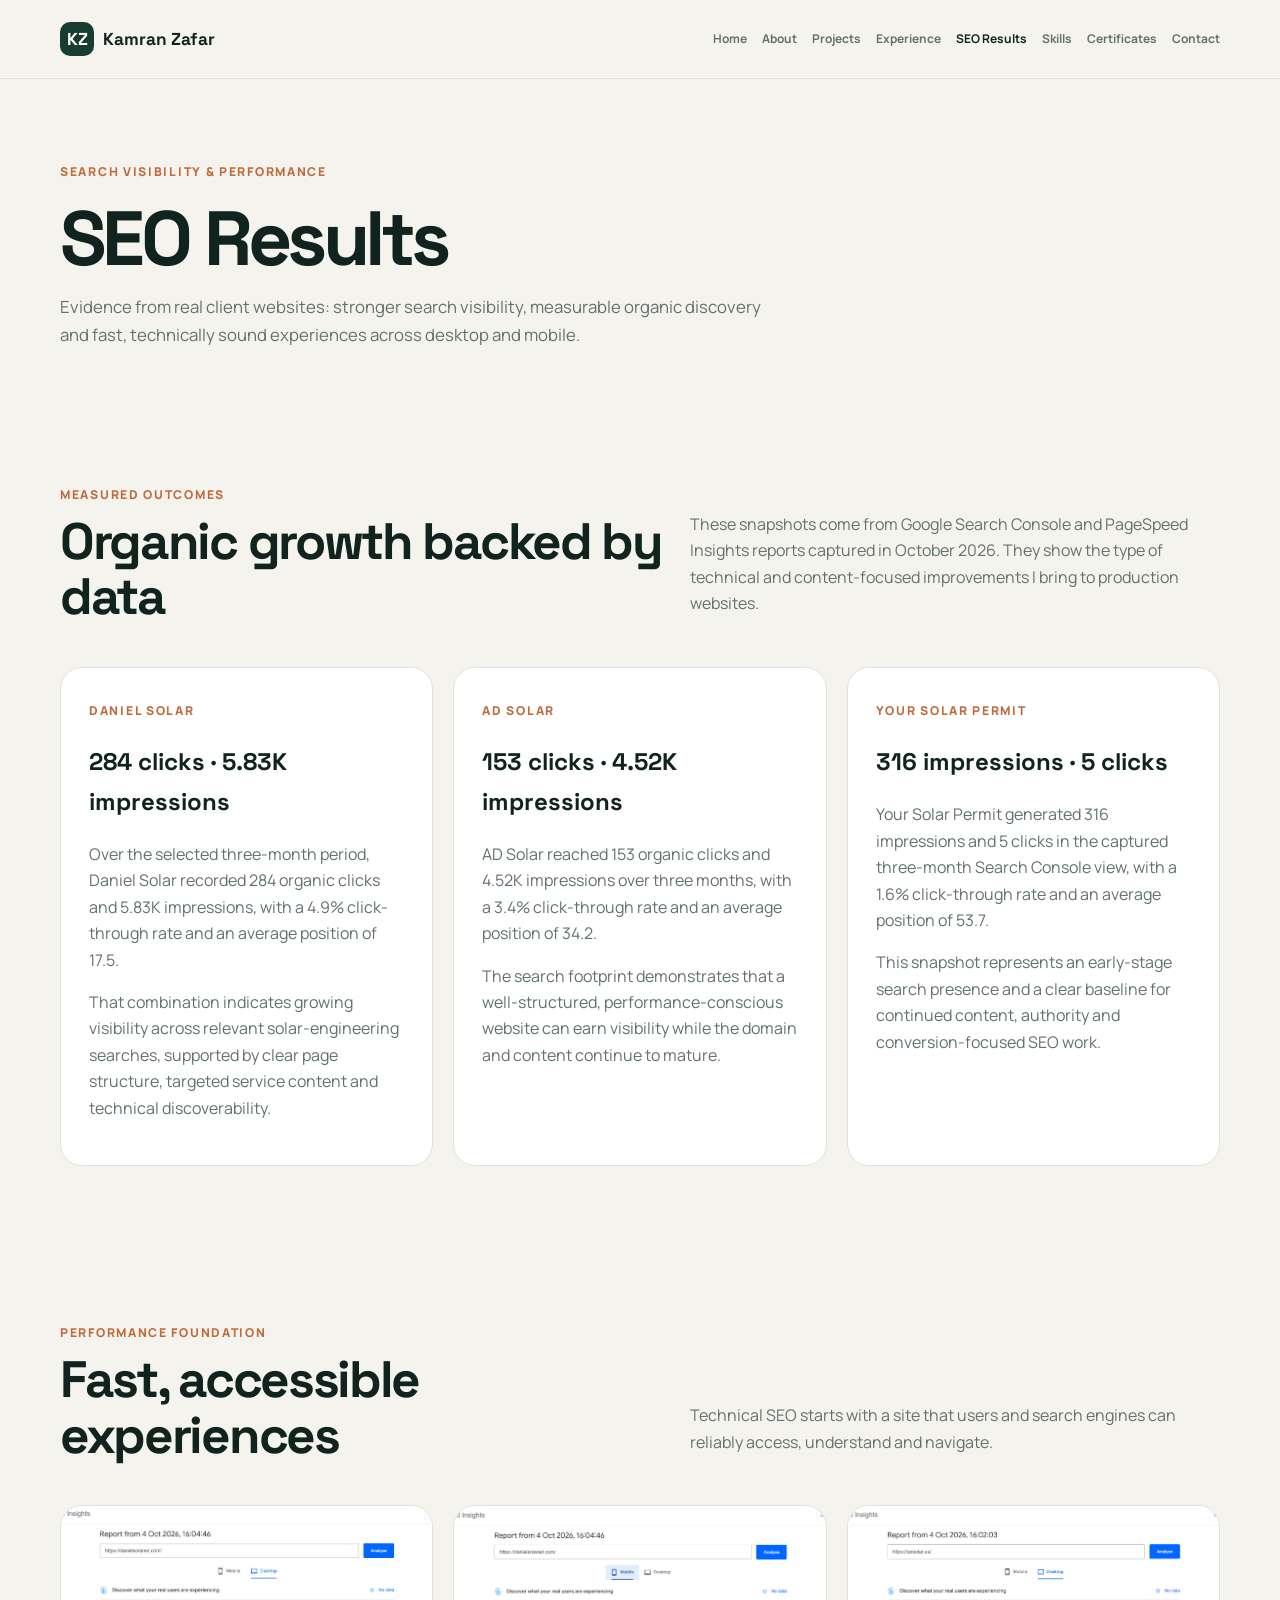
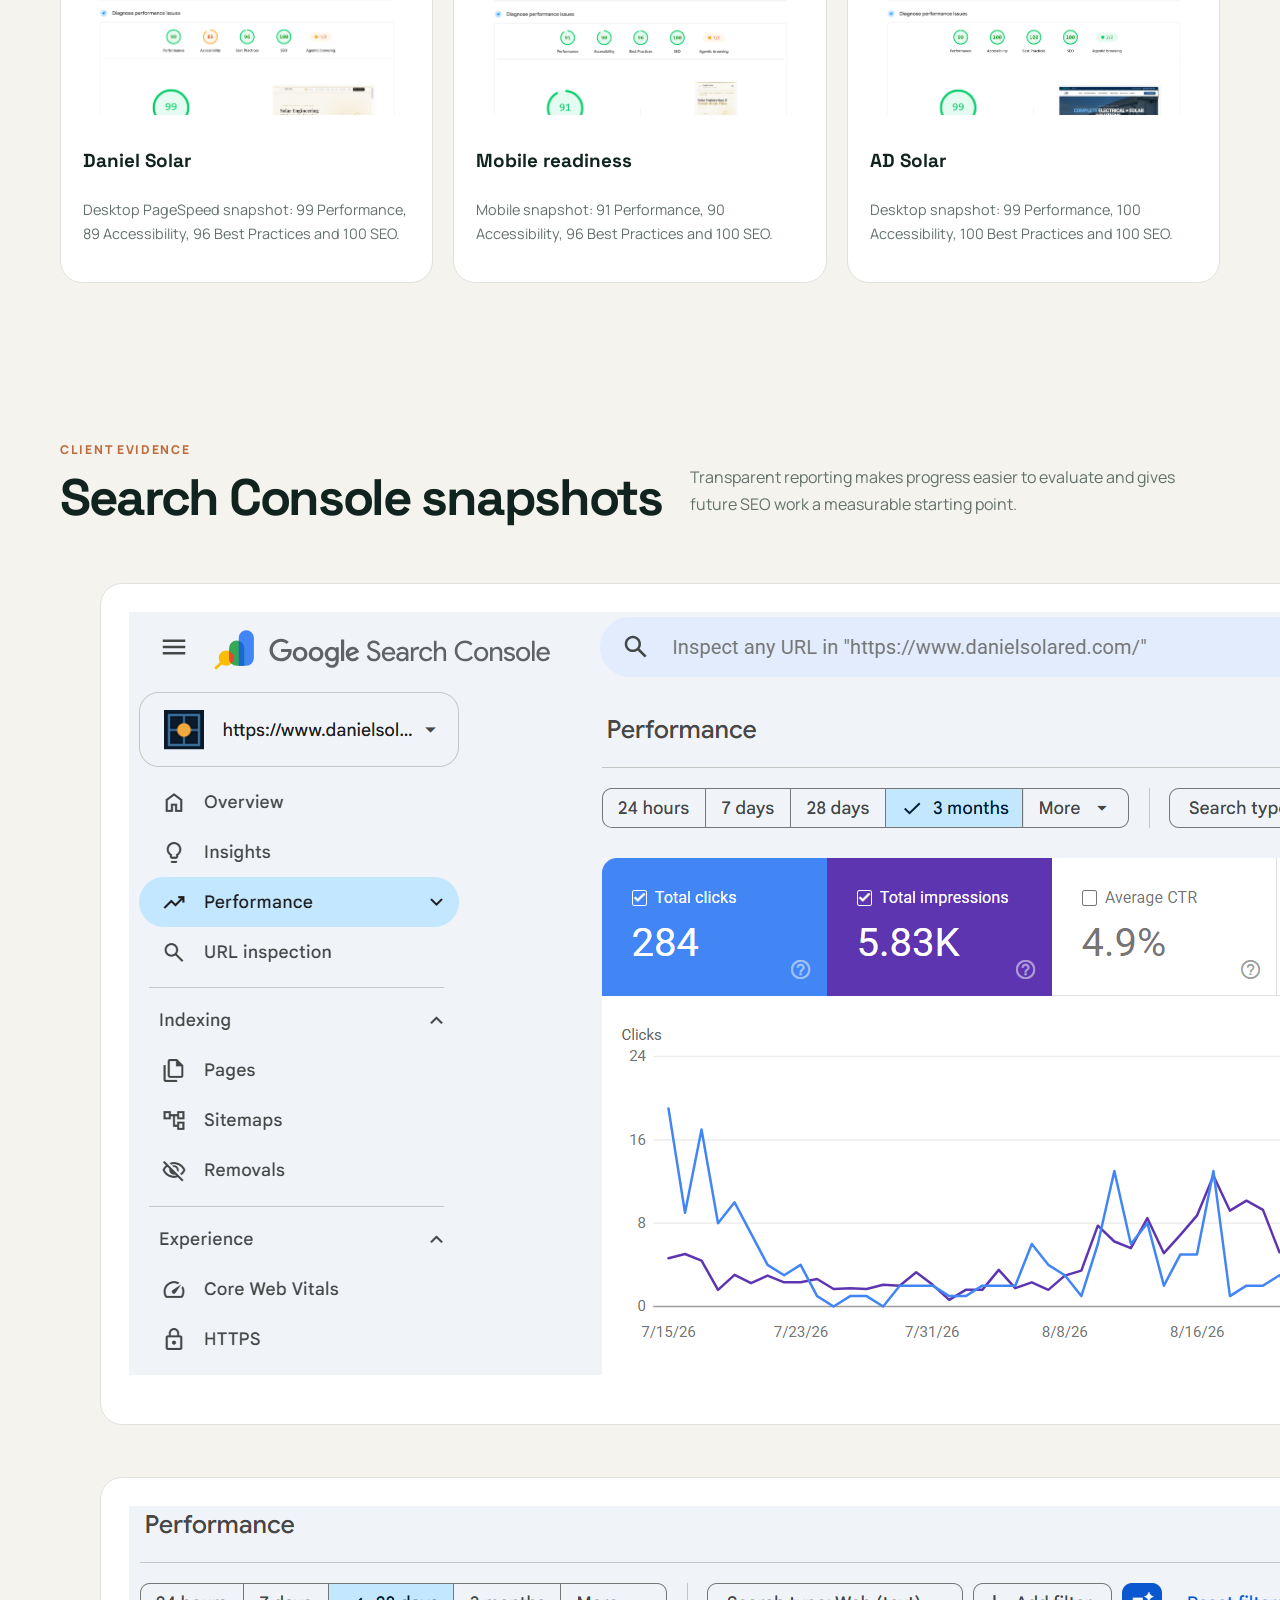
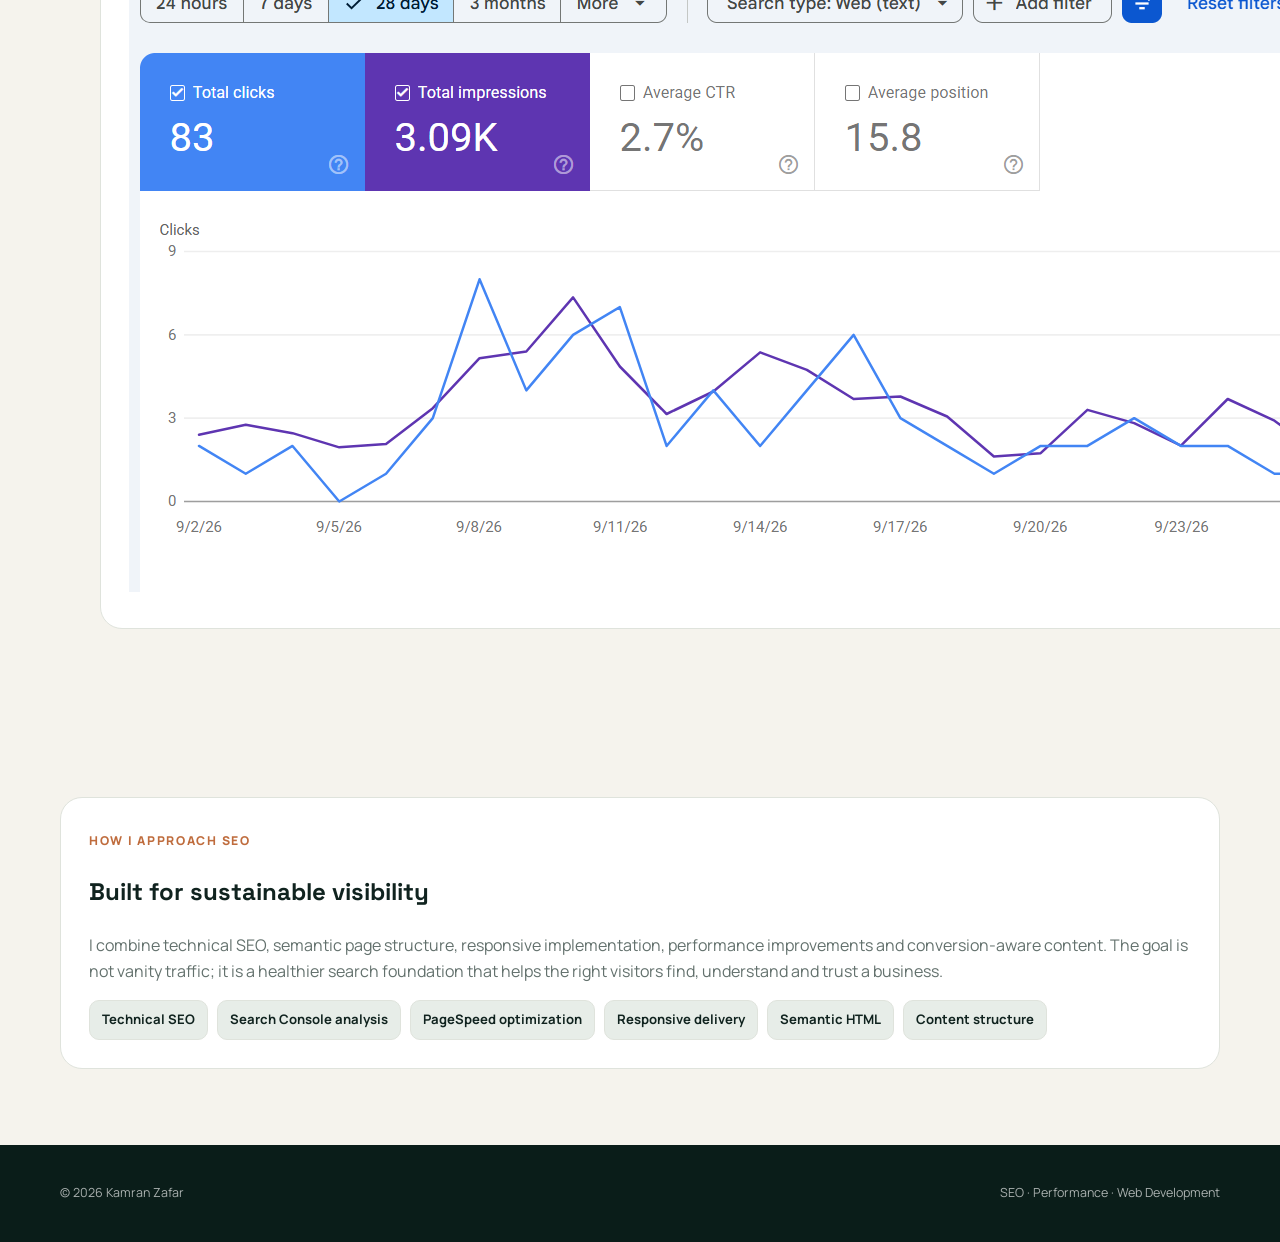
<file: seo-proof/index.html>
<!doctype html><html lang="en"><head><meta charset="utf-8"><meta name="viewport" content="width=device-width,initial-scale=1"><meta name="description" content="SEO and website performance results from real client projects by Kamran Zafar."><title>SEO Results | Kamran Zafar</title><link rel="stylesheet" href="../assets/site.css"></head><body><a class="skip" href="#main">Skip to content</a><nav class="nav" aria-label="Primary"><div class="container nav-row"><a class="brand" href="../"><span class="brand-mark">KZ</span>Kamran Zafar</a><div class="nav-links" style="display:flex"><a href="../">Home</a><a href="../about/">About</a><a href="../projects/">Projects</a><a href="../experience/">Experience</a><a href="./" aria-current="page">SEO Results</a><a href="../skills/">Skills</a><a href="../certificates/">Certificates</a><a href="../contact/">Contact</a></div></div></nav><main id="main"><section class="page-head container"><span class="eyebrow">Search visibility & performance</span><h1>SEO Results</h1><p>Evidence from real client websites: stronger search visibility, measurable organic discovery and fast, technically sound experiences across desktop and mobile.</p></section><section class="section container"><div class="section-head"><div><span class="eyebrow">Measured outcomes</span><h2>Organic growth backed by data</h2></div><p>These snapshots come from Google Search Console and PageSpeed Insights reports captured in October 2026. They show the type of technical and content-focused improvements I bring to production websites.</p></div><div class="grid"><article class="card"><span class="eyebrow">Daniel Solar</span><h2>284 clicks · 5.83K impressions</h2><p>Over the selected three-month period, Daniel Solar recorded 284 organic clicks and 5.83K impressions, with a 4.9% click-through rate and an average position of 17.5.</p><p>That combination indicates growing visibility across relevant solar-engineering searches, supported by clear page structure, targeted service content and technical discoverability.</p></article><article class="card"><span class="eyebrow">AD Solar</span><h2>153 clicks · 4.52K impressions</h2><p>AD Solar reached 153 organic clicks and 4.52K impressions over three months, with a 3.4% click-through rate and an average position of 34.2.</p><p>The search footprint demonstrates that a well-structured, performance-conscious website can earn visibility while the domain and content continue to mature.</p></article><article class="card"><span class="eyebrow">Your Solar Permit</span><h2>316 impressions · 5 clicks</h2><p>Your Solar Permit generated 316 impressions and 5 clicks in the captured three-month Search Console view, with a 1.6% click-through rate and an average position of 53.7.</p><p>This snapshot represents an early-stage search presence and a clear baseline for continued content, authority and conversion-focused SEO work.</p></article></div></section><section class="section container"><div class="section-head"><div><span class="eyebrow">Performance foundation</span><h2>Fast, accessible experiences</h2></div><p>Technical SEO starts with a site that users and search engines can reliably access, understand and navigate.</p></div><div class="grid"><article class="project"><div class="project-media"><img src="../assets/seo-proof/daniel-solar-pagespeed-desktop.png" alt="Daniel Solar desktop PageSpeed report"></div><div class="project-body"><h3>Daniel Solar</h3><p>Desktop PageSpeed snapshot: 99 Performance, 89 Accessibility, 96 Best Practices and 100 SEO.</p></div></article><article class="project"><div class="project-media"><img src="../assets/seo-proof/daniel-solar-pagespeed-mobile.png" alt="Daniel Solar mobile PageSpeed report"></div><div class="project-body"><h3>Mobile readiness</h3><p>Mobile snapshot: 91 Performance, 90 Accessibility, 96 Best Practices and 100 SEO.</p></div></article><article class="project"><div class="project-media"><img src="../assets/seo-proof/ad-solar-pagespeed-desktop.png" alt="AD Solar desktop PageSpeed report"></div><div class="project-body"><h3>AD Solar</h3><p>Desktop snapshot: 99 Performance, 100 Accessibility, 100 Best Practices and 100 SEO.</p></div></article></div></section><section class="section container"><div class="section-head"><div><span class="eyebrow">Client evidence</span><h2>Search Console snapshots</h2></div><p>Transparent reporting makes progress easier to evaluate and gives future SEO work a measurable starting point.</p></div><div class="grid"><figure class="card"><img src="../assets/seo-proof/daniel-solar-search-console.png" alt="Daniel Solar Google Search Console performance"></figure><figure class="card"><img src="../assets/seo-proof/ad-solar-search-console.png" alt="AD Solar Google Search Console performance"></figure><figure class="card"><img src="../assets/seo-proof/your-solar-permit-search-console.png" alt="Your Solar Permit Google Search Console performance"></figure><figure class="card"><img src="../assets/seo-proof/seo-overview-28-days.png" alt="Search Console overview for the previous 28 days"></figure></div></section><section class="section container"><article class="card"><span class="eyebrow">How I approach SEO</span><h2>Built for sustainable visibility</h2><p>I combine technical SEO, semantic page structure, responsive implementation, performance improvements and conversion-aware content. The goal is not vanity traffic; it is a healthier search foundation that helps the right visitors find, understand and trust a business.</p><div class="skill-list"><span class="skill">Technical SEO</span><span class="skill">Search Console analysis</span><span class="skill">PageSpeed optimization</span><span class="skill">Responsive delivery</span><span class="skill">Semantic HTML</span><span class="skill">Content structure</span></div></article></section></main><footer class="footer"><div class="container footer-row"><span>© 2026 Kamran Zafar</span><span>SEO · Performance · Web Development</span></div></footer></body></html>
</file>
<file: assets/site.css>
@import url('https://fonts.googleapis.com/css2?family=Manrope:wght@400;500;600;700;800&family=Noto+Nastaliq+Urdu:wght@400;600&family=Space+Grotesk:wght@500;600;700&display=swap');
:root{--ink:#10231f;--muted:#63716d;--paper:#f5f3ed;--card:#fff;--line:#dfe3dc;--accent:#bf6c3d;--green:#173c32;--soft:#e7ede8;--radius:22px;--shadow:0 18px 50px rgba(16,35,31,.08)}*{box-sizing:border-box}html{scroll-behavior:smooth}body{margin:0;background:var(--paper);color:var(--ink);font-family:Manrope,Arial,sans-serif;line-height:1.65}html[dir=rtl] body{font-family:'Noto Nastaliq Urdu',Manrope,sans-serif}.skip{position:fixed;top:-5rem;left:1rem;background:#fff;padding:.7rem 1rem;z-index:99}.skip:focus{top:1rem}a{color:inherit;text-decoration:none}button,input,textarea,select{font:inherit}.container{width:min(1160px,calc(100% - 40px));margin:auto}.nav{position:sticky;top:0;z-index:20;background:rgba(245,243,237,.92);backdrop-filter:blur(16px);border-bottom:1px solid rgba(16,35,31,.08)}.nav-row{height:78px;display:flex;align-items:center;gap:28px}.brand{font-weight:800;font-size:1.08rem;white-space:nowrap}.brand-mark{display:inline-grid;place-items:center;width:34px;height:34px;background:var(--green);color:#fff;border-radius:10px;margin-inline-end:9px}.nav-links{display:flex;gap:20px;align-items:center;margin-inline-start:auto}.nav-links a{color:var(--muted);font-size:.82rem;font-weight:700}.nav-links a:hover,.nav-links a[aria-current=page]{color:var(--ink)}.language{border:1px solid var(--line);background:#fff;border-radius:999px;padding:8px 12px}.menu{display:none;border:0;background:transparent;font-size:1.5rem}.hero{padding:92px 0 70px}.hero-grid{display:grid;grid-template-columns:1.2fr .8fr;gap:70px;align-items:center}.eyebrow{color:var(--accent);text-transform:uppercase;letter-spacing:.14em;font-size:.76rem;font-weight:800}.hero h1,.page-head h1{font-size:clamp(2.8rem,7vw,6rem);line-height:.98;letter-spacing:-.06em;margin:18px 0 25px}.hero p{font-size:1.12rem;color:var(--muted);max-width:680px}.actions{display:flex;gap:12px;flex-wrap:wrap;margin-top:32px}.button{display:inline-flex;align-items:center;justify-content:center;gap:8px;border:1px solid var(--green);border-radius:999px;padding:12px 20px;font-weight:800;font-size:.88rem;background:var(--green);color:#fff;cursor:pointer}.button.secondary{background:transparent;color:var(--green)}.portrait{position:relative;aspect-ratio:1/1.08;border-radius:32px;overflow:hidden;background:var(--soft);box-shadow:var(--shadow)}.portrait img{width:100%;height:100%;object-fit:cover}.portrait-note{position:absolute;inset:auto 18px 18px;background:rgba(255,255,255,.9);padding:14px 16px;border-radius:14px;font-size:.78rem;font-weight:700}.strip{display:grid;grid-template-columns:repeat(3,1fr);border-block:1px solid var(--line)}.stat{padding:24px 10px}.stat+ .stat{border-inline-start:1px solid var(--line)}.stat strong{display:block;font-size:1.6rem}.stat span{color:var(--muted);font-size:.8rem}.section{padding:76px 0}.section.alt{background:#ecefe9}.section-head{display:flex;align-items:end;justify-content:space-between;gap:25px;margin-bottom:34px}.section-head h2{font-size:clamp(2rem,4vw,3.4rem);line-height:1.08;letter-spacing:-.045em;margin:8px 0}.section-head p{color:var(--muted);max-width:530px}.grid{display:grid;grid-template-columns:repeat(3,1fr);gap:20px}.project{background:var(--card);border:1px solid var(--line);border-radius:var(--radius);overflow:hidden;display:flex;flex-direction:column}.project-media{aspect-ratio:16/9;overflow:hidden;background:#ddd}.project-media img{width:100%;height:100%;object-fit:cover;transition:transform .35s}.project:hover img{transform:scale(1.025)}.project-body{padding:22px;display:flex;flex-direction:column;flex:1}.project h3{margin:8px 0;font-size:1.18rem}.project p{color:var(--muted);font-size:.9rem}.tags{display:flex;gap:7px;flex-wrap:wrap}.tag{font-size:.68rem;font-weight:800;background:var(--soft);border-radius:999px;padding:5px 9px}.project-link{margin-top:auto;padding-top:15px;color:var(--accent);font-weight:800;font-size:.82rem}.card{background:#fff;border:1px solid var(--line);border-radius:var(--radius);padding:28px}.card p,.card li{color:var(--muted)}.timeline{display:grid;gap:18px}.job{display:grid;grid-template-columns:220px 1fr;gap:36px}.job time{color:var(--accent);font-size:.8rem;font-weight:800}.job h2{font-size:1.25rem;margin:0 0 4px}.job h3{font-size:.9rem;color:var(--muted);margin:0}.job ul{padding-inline-start:20px}.skills-grid{display:grid;grid-template-columns:repeat(3,1fr);gap:20px}.skill-list{display:flex;flex-wrap:wrap;gap:9px}.skill{background:var(--soft);border:1px solid var(--line);padding:8px 12px;border-radius:10px;font-size:.82rem;font-weight:700}.page-head{padding:78px 0 38px}.page-head h1{font-size:clamp(2.7rem,6vw,5rem);margin-bottom:16px}.page-head p{color:var(--muted);max-width:720px;font-size:1.05rem}.about-grid,.contact-grid,.cv-grid{display:grid;grid-template-columns:1fr 1fr;gap:22px}.quote{font-size:1.6rem;line-height:1.4;letter-spacing:-.025em}.empty{text-align:center;padding:70px 25px;border:1px dashed #a9b2ac;border-radius:var(--radius);background:#fff}.form{display:grid;gap:15px}.field{display:grid;gap:7px}.field label{font-weight:800;font-size:.8rem}.field input,.field textarea{width:100%;border:1px solid var(--line);background:#fff;padding:13px 14px;border-radius:11px}.field textarea{min-height:150px;resize:vertical}.status{min-height:24px;font-size:.85rem}.contact-list{display:grid;gap:12px}.contact-item{display:block;padding:15px;border:1px solid var(--line);border-radius:12px;background:#fff}.cv-sheet{background:#fff;border:1px solid var(--line);border-radius:var(--radius);padding:clamp(24px,5vw,60px)}.cv-sheet h2{margin-top:35px;border-bottom:1px solid var(--line);padding-bottom:10px}.footer{padding:38px 0;border-top:1px solid var(--line);margin-top:70px;color:var(--muted);font-size:.78rem}.footer-row{display:flex;justify-content:space-between;gap:20px}.modal{border:0;border-radius:18px;padding:0;max-width:min(1000px,92vw);background:#111}.modal::backdrop{background:rgba(0,0,0,.8)}.modal img{max-width:100%;max-height:86vh;display:block}.modal button{position:absolute;top:10px;right:10px;border:0;border-radius:50%;width:38px;height:38px}.cert-button{border:0;padding:0;background:none;cursor:zoom-in;text-align:start}.cert-button img{width:100%;border-radius:14px}.honeypot{display:none!important}
@media(max-width:900px){.menu{display:block;margin-inline-start:auto}.nav-links{display:none;position:absolute;top:77px;left:20px;right:20px;background:#fff;border:1px solid var(--line);border-radius:18px;padding:18px;box-shadow:var(--shadow);flex-direction:column;align-items:stretch}.nav-links.open{display:flex}.language{margin-inline-start:0}.hero-grid{grid-template-columns:1fr}.portrait{max-width:520px}.grid,.skills-grid{grid-template-columns:repeat(2,1fr)}.job{grid-template-columns:1fr;gap:8px}.about-grid,.contact-grid,.cv-grid{grid-template-columns:1fr}}
@media(max-width:600px){.container{width:min(100% - 28px,1160px)}.hero{padding-top:55px}.hero h1{font-size:3rem}.grid,.skills-grid,.strip{grid-template-columns:1fr}.stat+.stat{border-inline-start:0;border-top:1px solid var(--line)}.section{padding:55px 0}.section-head,.footer-row{align-items:start;flex-direction:column}.nav-row{height:68px}.nav-links{top:67px}.brand-mark{width:30px;height:30px}.project-body,.card{padding:20px}}
@media(prefers-reduced-motion:reduce){*{scroll-behavior:auto!important;transition:none!important}}
@media print{.nav,.footer,.actions,.skip{display:none!important}body{background:#fff}.container{width:100%}.cv-sheet{border:0;padding:0}.page-head{padding:0 0 20px}.section{padding:0}.job{break-inside:avoid}}
.section-head>*{min-width:0}.section-head p,.page-head p,.project p{overflow-wrap:anywhere}@media(max-width:900px){.menu{font-size:.78rem;font-weight:800;color:var(--ink)}}
.menu{font-size:0}.menu::after{content:'Menu';font-size:.78rem}
html[dir=rtl] body{line-height:2}html[dir=rtl] h1,html[dir=rtl] h2,html[dir=rtl] h3,html[dir=rtl] .quote{line-height:1.75;letter-spacing:0}html[dir=rtl] .page-head{padding-bottom:60px}html[dir=rtl] .job li{margin-bottom:6px}
.certificate{padding:0;overflow:hidden}.certificate .cert-button{display:block;width:100%;background:#eef0eb;aspect-ratio:16/11;overflow:hidden}.certificate .cert-button img{width:100%;height:100%;object-fit:contain;border-radius:0}.certificate .cert-button strong{position:absolute;width:1px;height:1px;overflow:hidden;clip:rect(0,0,0,0)}.certificate-details{padding:22px}.certificate-details h2{font-size:1.05rem;line-height:1.4;margin:8px 0}.certificate-details p{font-size:.82rem;color:var(--muted);margin:0}.certificate-links{display:flex;gap:14px;flex-wrap:wrap;margin-top:16px}.certificate-links a{color:var(--accent);font-size:.76rem;font-weight:800}.modal{overflow:visible}.modal img{object-fit:contain}

/* Editorial home page inspired by the supplied portfolio reference */
h1,h2,h3,.brand,.stat strong{font-family:'Space Grotesk',Manrope,sans-serif}.nav-links{gap:15px}.nav-links a{font-size:.75rem}.language-wrap{display:inline-flex;align-items:center;gap:7px;border:1px solid var(--line);background:#fff;border-radius:999px;padding-inline-start:10px;white-space:nowrap}.language-wrap .language{border:0;padding:8px 10px 8px 2px;max-width:108px}.language-flag{width:22px;height:15px;object-fit:cover;border-radius:2px;box-shadow:0 0 0 1px rgba(0,0,0,.12)}
.home-page .hero{width:100%;max-width:none;padding:90px max(24px,calc((100vw - 1160px)/2)) 80px;background:linear-gradient(105deg,rgba(6,20,18,.98),rgba(12,39,33,.9)),url('../uploads/banner-01.jpg') center/cover;color:#fff}.home-page .hero-grid{grid-template-columns:1.25fr .75fr}.home-page .hero h1{font-size:clamp(3.3rem,7vw,6.8rem);max-width:850px;color:#fff;letter-spacing:-.07em}.home-page .hero p{color:rgba(255,255,255,.72);font-size:1.15rem}.home-page .hero .eyebrow{color:#e8a06d}.home-page .hero .button{background:#fff;color:var(--ink);border-color:#fff}.home-page .hero .button.secondary{background:transparent;color:#fff;border-color:rgba(255,255,255,.55)}.home-page .portrait{max-width:390px;justify-self:end;aspect-ratio:4/5;border:1px solid rgba(255,255,255,.18);box-shadow:0 25px 80px rgba(0,0,0,.35)}.home-page .portrait-note{background:rgba(8,27,23,.85);color:#fff;backdrop-filter:blur(10px)}.home-page .strip{margin-top:0;background:#fff;border:0;box-shadow:0 18px 60px rgba(16,35,31,.08);position:relative;z-index:3}.home-page .stat{padding:34px 28px}.home-page .stat strong{font-size:2.5rem;line-height:1}.home-page .stat span{text-transform:uppercase;letter-spacing:.12em;font-weight:800}.home-page .projects-section{}.home-page main>.section .grid{gap:16px}.home-page .project{border-radius:14px}.home-page .project-body{padding:18px}.home-page .project h3{font-size:1.02rem}.home-page .project p{font-size:.8rem}
.brand-proof{background:#fff;border-block:1px solid var(--line)}.brand-proof-inner{min-height:140px;display:flex;align-items:center;justify-content:center;gap:32px}.brand-proof-inner>span:first-child{text-transform:uppercase;font-size:.7rem;letter-spacing:.16em;font-weight:800;color:var(--muted)}.brand-proof img{max-width:170px;max-height:58px;object-fit:contain}.brand-proof img[alt=Coursera]{width:145px}.brand-x{color:#a4aca7;font-size:1.4rem}
.experience-showcase{background:#e9ece7}.home-timeline{position:relative;display:grid;gap:20px;margin:40px 0}.home-timeline::before{content:'';position:absolute;top:0;bottom:0;left:50%;width:2px;background:#b8c0ba;transform:translateX(-50%)}.home-timeline .job{width:calc(50% - 35px);display:block;position:relative;padding:24px;border-radius:14px}.home-timeline .job:nth-child(even){margin-inline-start:auto}.home-timeline .job::after{content:'';position:absolute;top:30px;width:13px;height:13px;background:var(--accent);border:4px solid #e9ece7;border-radius:50%}.home-timeline .job:nth-child(odd)::after{right:-43px}.home-timeline .job:nth-child(even)::after{left:-43px}.home-timeline .job time{display:block;margin-bottom:10px}.home-timeline .job h2{font-size:1.08rem}.home-timeline .job ul{font-size:.8rem;margin-bottom:0}
.home-contact{background:var(--green);color:#fff}.home-contact .contact-grid{align-items:start}.contact-intro h2{font-size:clamp(3rem,7vw,6rem);line-height:1;margin:8px 0 24px;color:#fff}.contact-intro p{color:rgba(255,255,255,.7);max-width:480px}.contact-numbers{display:grid;gap:8px;margin-top:30px}.contact-numbers a{color:#fff;font-weight:700}.home-contact .form{padding:30px;background:#fff;color:var(--ink);border-radius:18px}.home-contact .field input,.home-contact .field textarea{background:#f5f3ed}.home-contact .status{color:var(--ink)}
.footer{margin-top:0;background:#0a1d19;color:rgba(255,255,255,.65);border:0}.footer-main{display:grid;grid-template-columns:1fr auto;gap:25px;align-items:center}.footer-brand{color:#fff}.footer-main p{margin:8px 0 0}.footer-main small{grid-column:1/-1;border-top:1px solid rgba(255,255,255,.12);padding-top:22px}.social-links{display:flex;gap:10px}.social-links a{display:grid;place-items:center;width:42px;height:42px;border:1px solid rgba(255,255,255,.25);border-radius:50%;color:#fff;font-family:'Space Grotesk',sans-serif;font-size:.72rem;font-weight:700}.social-links a:hover{background:#fff;color:var(--ink)}
@media(max-width:900px){.language-wrap{margin-inline-start:0}.home-page .hero-grid{grid-template-columns:1fr}.home-page .portrait{justify-self:start;width:min(100%,390px)}.home-timeline::before{left:10px}.home-timeline .job{width:calc(100% - 38px);margin-inline-start:38px!important}.home-timeline .job::after,.home-timeline .job:nth-child(odd)::after,.home-timeline .job:nth-child(even)::after{left:-40px;right:auto}.brand-proof-inner{flex-wrap:wrap;padding-block:30px}.footer-main{grid-template-columns:1fr}}
@media(max-width:600px){.home-page .hero{padding:60px 20px}.home-page .hero h1{font-size:3.2rem}.home-page .stat{padding:24px 18px}.brand-proof-inner{gap:18px}.brand-proof-inner>span:first-child{width:100%;text-align:center}.brand-proof img{max-width:125px}.home-contact .form{padding:20px}.footer-main{display:flex;align-items:flex-start}}
.home-page .portrait{width:100%}
.home-page .portrait-note{display:flex;align-items:center;justify-content:space-between;gap:12px;max-width:calc(100% - 36px)}
.portrait-note .linkedin-badge{display:inline-flex;flex:0 0 26px;align-items:center;justify-content:center;width:26px;height:26px;border-radius:4px;background:#0a66c2;color:#fff;line-height:1}
.portrait-note .linkedin-badge svg{display:block;flex:none;width:17px;height:17px;fill:currentColor}
.portrait-note .linkedin-badge:hover,.portrait-note .linkedin-badge:focus-visible{background:#004182}
</file>
